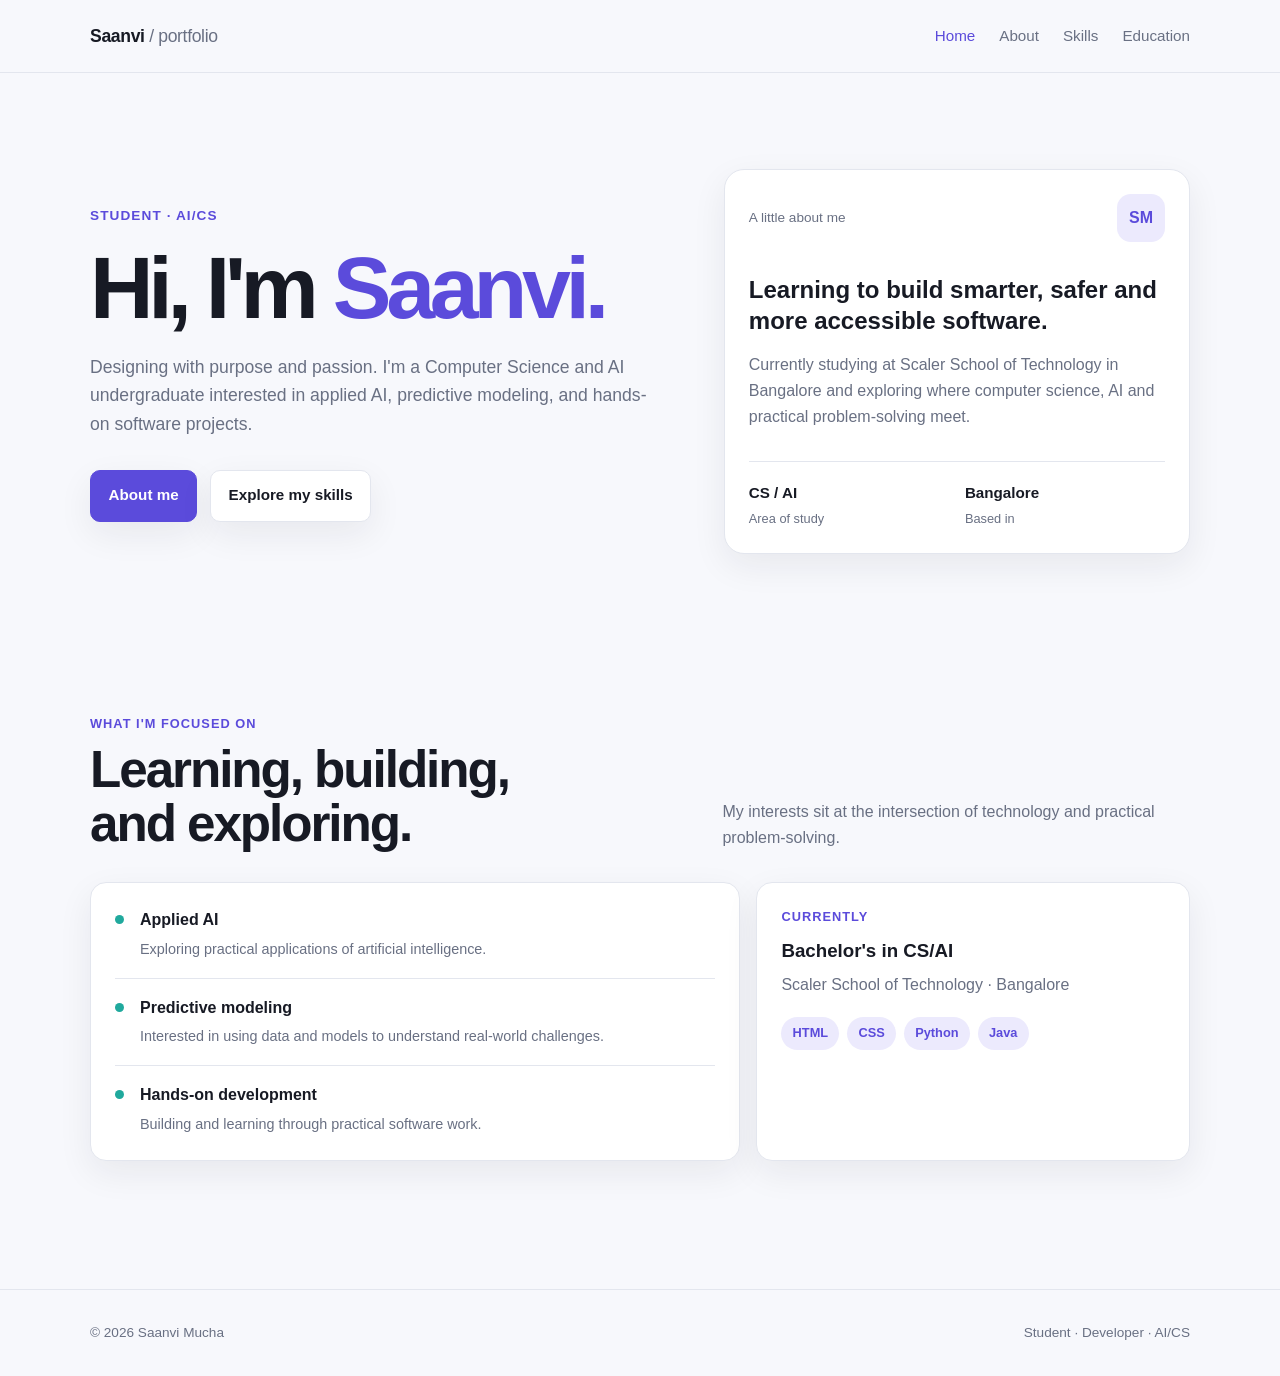
<file: index.html>
<!DOCTYPE html>
<html lang="en">

<head>
    <meta charset="UTF-8">
    <meta name="viewport" content="width=device-width, initial-scale=1.0">

    <meta name="description"
        content="Saanvi Mucha - student, developer and AI/CS undergraduate portfolio.">

    <title>Saanvi - Home</title>

    <link rel="stylesheet" href="style.css">
</head>

<body>
        <header class="navbar">

            <div class="container nav-content">

                <a class="logo" href="index.html">
                    Saanvi <span>/ portfolio</span>
                </a>

                <nav class="nav-links">
                    <a class="active" href="index.html">Home</a>
                    <a href="about.html">About</a>
                    <a href="skills.html">Skills</a>
                    <a href="education.html">Education</a>
                </nav>

            </div>

        </header>

        <main>

            <section class="intro">

                <div class="container intro-content">

                    <div class="intro-text">

                        <div class="eyebrow">
                            Student · AI/CS
                        </div>

                        <h1>
                            Hi, I'm <span>Saanvi.</span>
                        </h1>

                        <p class="lead">
                            Designing with purpose and passion. I'm a Computer Science
                            and AI undergraduate interested in applied AI,
                            predictive modeling, and hands-on software projects.
                        </p>

                        <div class="actions">

                            <a class="btn primary" href="about.html">
                                About me
                            </a>

                            <a class="btn" href="skills.html">
                                Explore my skills
                            </a>

                        </div>

                    </div>

                    <div class="intro-card">

                        <div class="card-top">

                            <span class="card-label">
                                A little about me
                            </span>

                            <div class="initials">
                                SM
                            </div>

                        </div>

                        <div class="card-content">

                            <h2>
                                Learning to build smarter, safer and more accessible software.
                            </h2>

                            <p>
                                Currently studying at Scaler School of Technology in Bangalore
                                and exploring where computer science, AI and practical
                                problem-solving meet.
                            </p>

                        </div>

                        <div class="card-info">

                            <div class="info-item">
                                <strong>CS / AI</strong>
                                <span>Area of study</span>
                            </div>

                            <div class="info-item">
                                <strong>Bangalore</strong>
                                <span>Based in</span>
                            </div>

                        </div>

                    </div>

                </div>

            </section>


            <section class="section">

                <div class="container">

                    <div class="section-header">

                        <div>

                            <div class="small-heading">
                                What I'm focused on
                            </div>

                            <h2 class="section-heading">
                                Learning, building,<br>
                                and exploring.
                            </h2>

                        </div>

                        <p class="section-description">
                            My interests sit at the intersection of technology
                            and practical problem-solving.
                        </p>

                    </div>


                    <div class="home-content">

                        <div class="card interest-list">

                            <div class="interest-item">

                                <i class="interest-dot"></i>

                                <div>
                                    <strong>Applied AI</strong>

                                    <span>
                                        Exploring practical applications of artificial intelligence.
                                    </span>
                                </div>

                            </div>


                            <div class="interest-item">

                                <i class="interest-dot"></i>

                                <div>
                                    <strong>Predictive modeling</strong>

                                    <span>
                                        Interested in using data and models to understand
                                        real-world challenges.
                                    </span>
                                </div>

                            </div>


                            <div class="interest-item">

                                <i class="interest-dot"></i>

                                <div>
                                    <strong>Hands-on development</strong>

                                    <span>
                                        Building and learning through practical software work.
                                    </span>
                                </div>

                            </div>

                        </div>


                        <div class="card">

                            <div class="small-label">
                                Currently
                            </div>

                            <h3 class="current-heading">
                                Bachelor's in CS/AI
                            </h3>

                            <p>
                                Scaler School of Technology · Bangalore
                            </p>

                            <div class="skill-tags">

                                <span class="skill-tag">HTML</span>
                                <span class="skill-tag">CSS</span>
                                <span class="skill-tag">Python</span>
                                <span class="skill-tag">Java</span>

                            </div>

                        </div>

                    </div>

                </div>

            </section>

        </main>


        <footer class="footer">

            <div class="container footer-content">

                <span>
                    © 2026 Saanvi Mucha
                </span>

                <span>
                    Student · Developer · AI/CS
                </span>

            </div>

        </footer>

    </div>

</body>

</html>
</file>
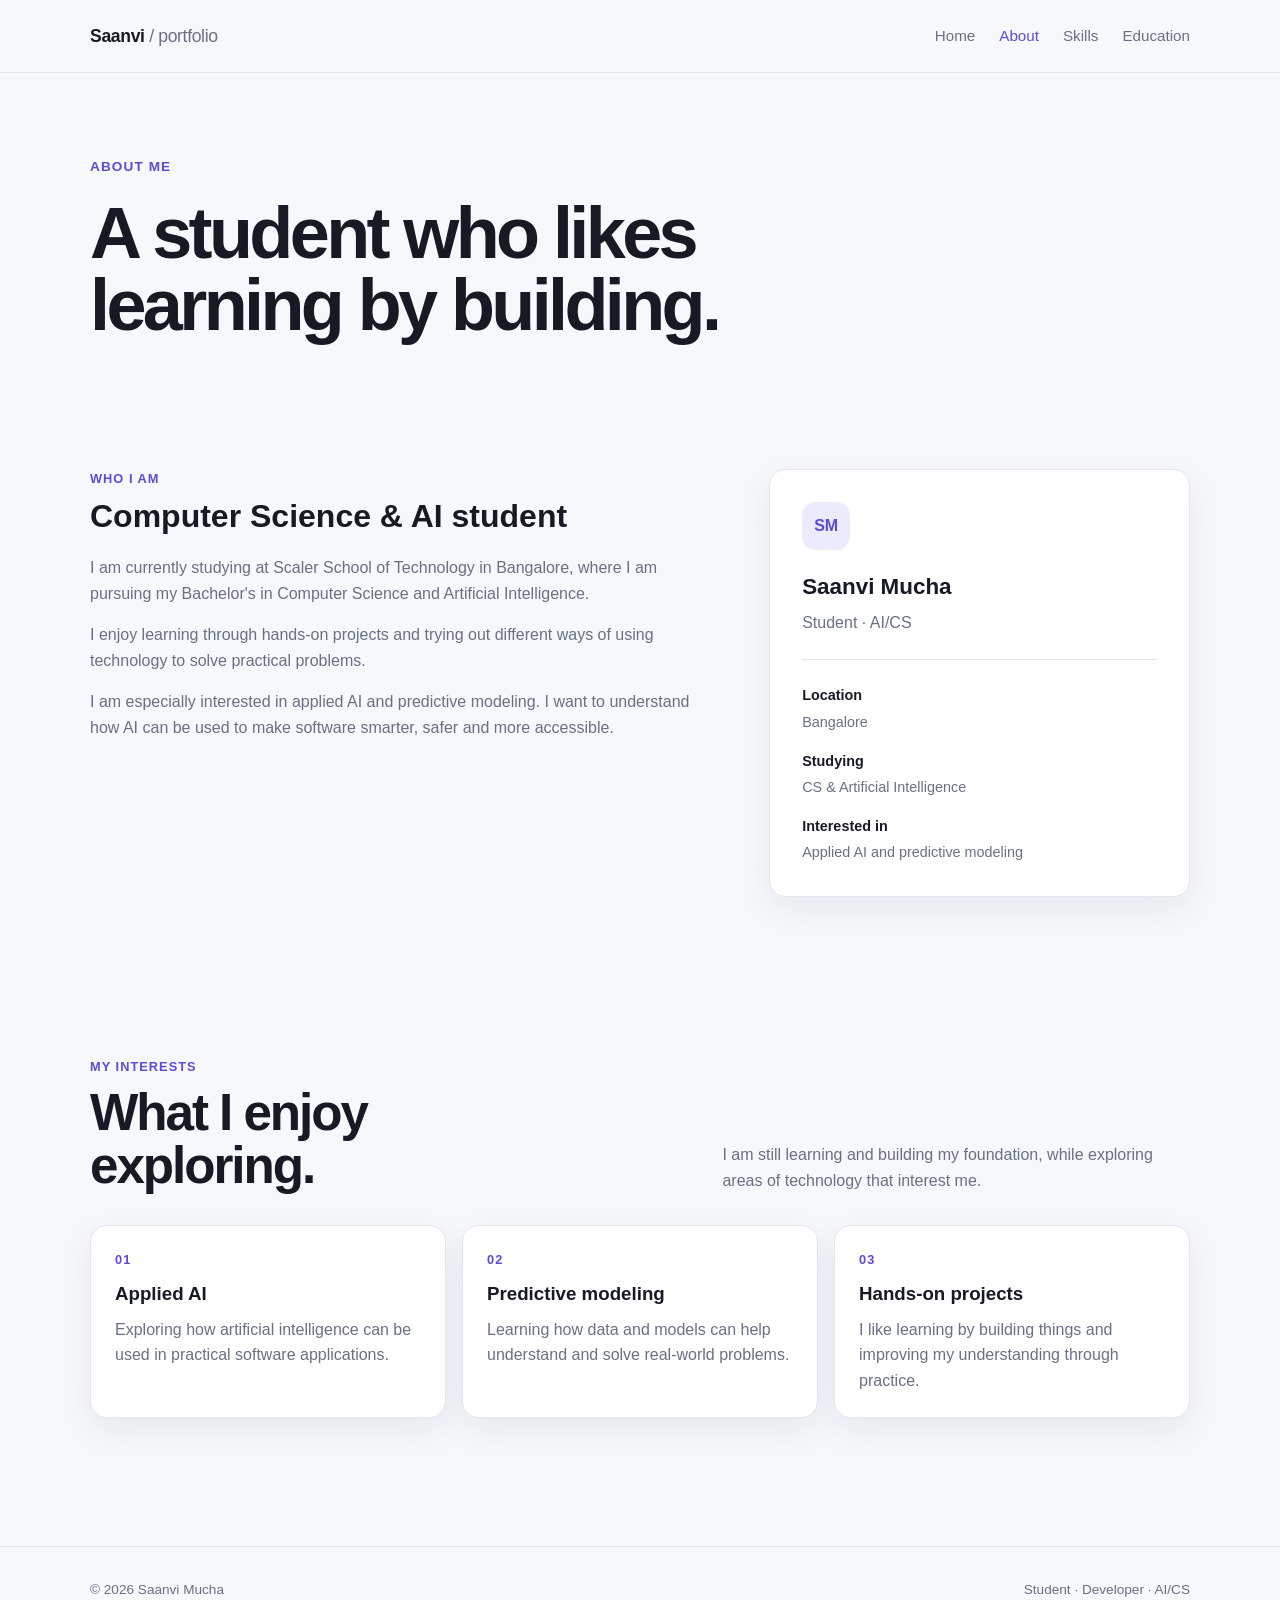
<file: about.html>
<!DOCTYPE html>
<html lang="en">

<head>
    <meta charset="UTF-8">
    <meta name="viewport" content="width=device-width, initial-scale=1.0">

    <meta name="description"
        content="About Saanvi Mucha - Computer Science and AI student.">

    <title>Saanvi - About</title>

    <link rel="stylesheet" href="style.css">
</head>

<body>

        <header class="navbar">

            <div class="container nav-content">

                <a class="logo" href="index.html">
                    Saanvi <span>/ portfolio</span>
                </a>

                <nav class="nav-links">
                    <a href="index.html">Home</a>
                    <a class="active" href="about.html">About</a>
                    <a href="skills.html">Skills</a>
                    <a href="education.html">Education</a>
                </nav>

            </div>

        </header>


        <main>

            <section class="page-intro">

                <div class="container">

                    <div class="eyebrow">
                        About me
                    </div>

                    <h1>
                        A student who likes<br>
                        learning by building.
                    </h1>

                </div>

            </section>


            <section class="section">

                <div class="container about-content">


                    <div class="about-text">

                        <div class="small-heading">
                            Who I am
                        </div>

                        <h2>
                            Computer Science & AI student
                        </h2>

                        <p>
                            I am currently studying at Scaler School of Technology
                            in Bangalore, where I am pursuing my Bachelor's in
                            Computer Science and Artificial Intelligence.
                        </p>

                        <p>
                            I enjoy learning through hands-on projects and trying
                            out different ways of using technology to solve
                            practical problems.
                        </p>

                        <p>
                            I am especially interested in applied AI and
                            predictive modeling. I want to understand how AI can
                            be used to make software smarter, safer and more
                            accessible.
                        </p>

                    </div>


                    <div class="about-card card">

                        <div class="initials about-initials">
                            SM
                        </div>

                        <h3>
                            Saanvi Mucha
                        </h3>

                        <p>
                            Student · AI/CS
                        </p>

                        <div class="about-details">

                            <div>
                                <strong>Location</strong>
                                <span>Bangalore</span>
                            </div>

                            <div>
                                <strong>Studying</strong>
                                <span>CS & Artificial Intelligence</span>
                            </div>

                            <div>
                                <strong>Interested in</strong>
                                <span>Applied AI and predictive modeling</span>
                            </div>

                        </div>

                    </div>

                </div>

            </section>


            <section class="section">

                <div class="container">

                    <div class="section-header">

                        <div>

                            <div class="small-heading">
                                My interests
                            </div>

                            <h2 class="section-heading">
                                What I enjoy<br>
                                exploring.
                            </h2>

                        </div>

                        <p class="section-description">
                            I am still learning and building my foundation,
                            while exploring areas of technology that interest me.
                        </p>

                    </div>


                    <div class="interest-cards">

                        <div class="card">
                            <div class="small-label">01</div>

                            <h3>
                                Applied AI
                            </h3>

                            <p>
                                Exploring how artificial intelligence can be
                                used in practical software applications.
                            </p>
                        </div>


                        <div class="card">
                            <div class="small-label">02</div>

                            <h3>
                                Predictive modeling
                            </h3>

                            <p>
                                Learning how data and models can help understand
                                and solve real-world problems.
                            </p>
                        </div>


                        <div class="card">
                            <div class="small-label">03</div>

                            <h3>
                                Hands-on projects
                            </h3>

                            <p>
                                I like learning by building things and improving
                                my understanding through practice.
                            </p>
                        </div>

                    </div>

                </div>

            </section>

        </main>


        <footer class="footer">

            <div class="container footer-content">

                <span>
                    © 2026 Saanvi Mucha
                </span>

                <span>
                    Student · Developer · AI/CS
                </span>

            </div>

        </footer>

    </div>

</body>

</html>
</file>
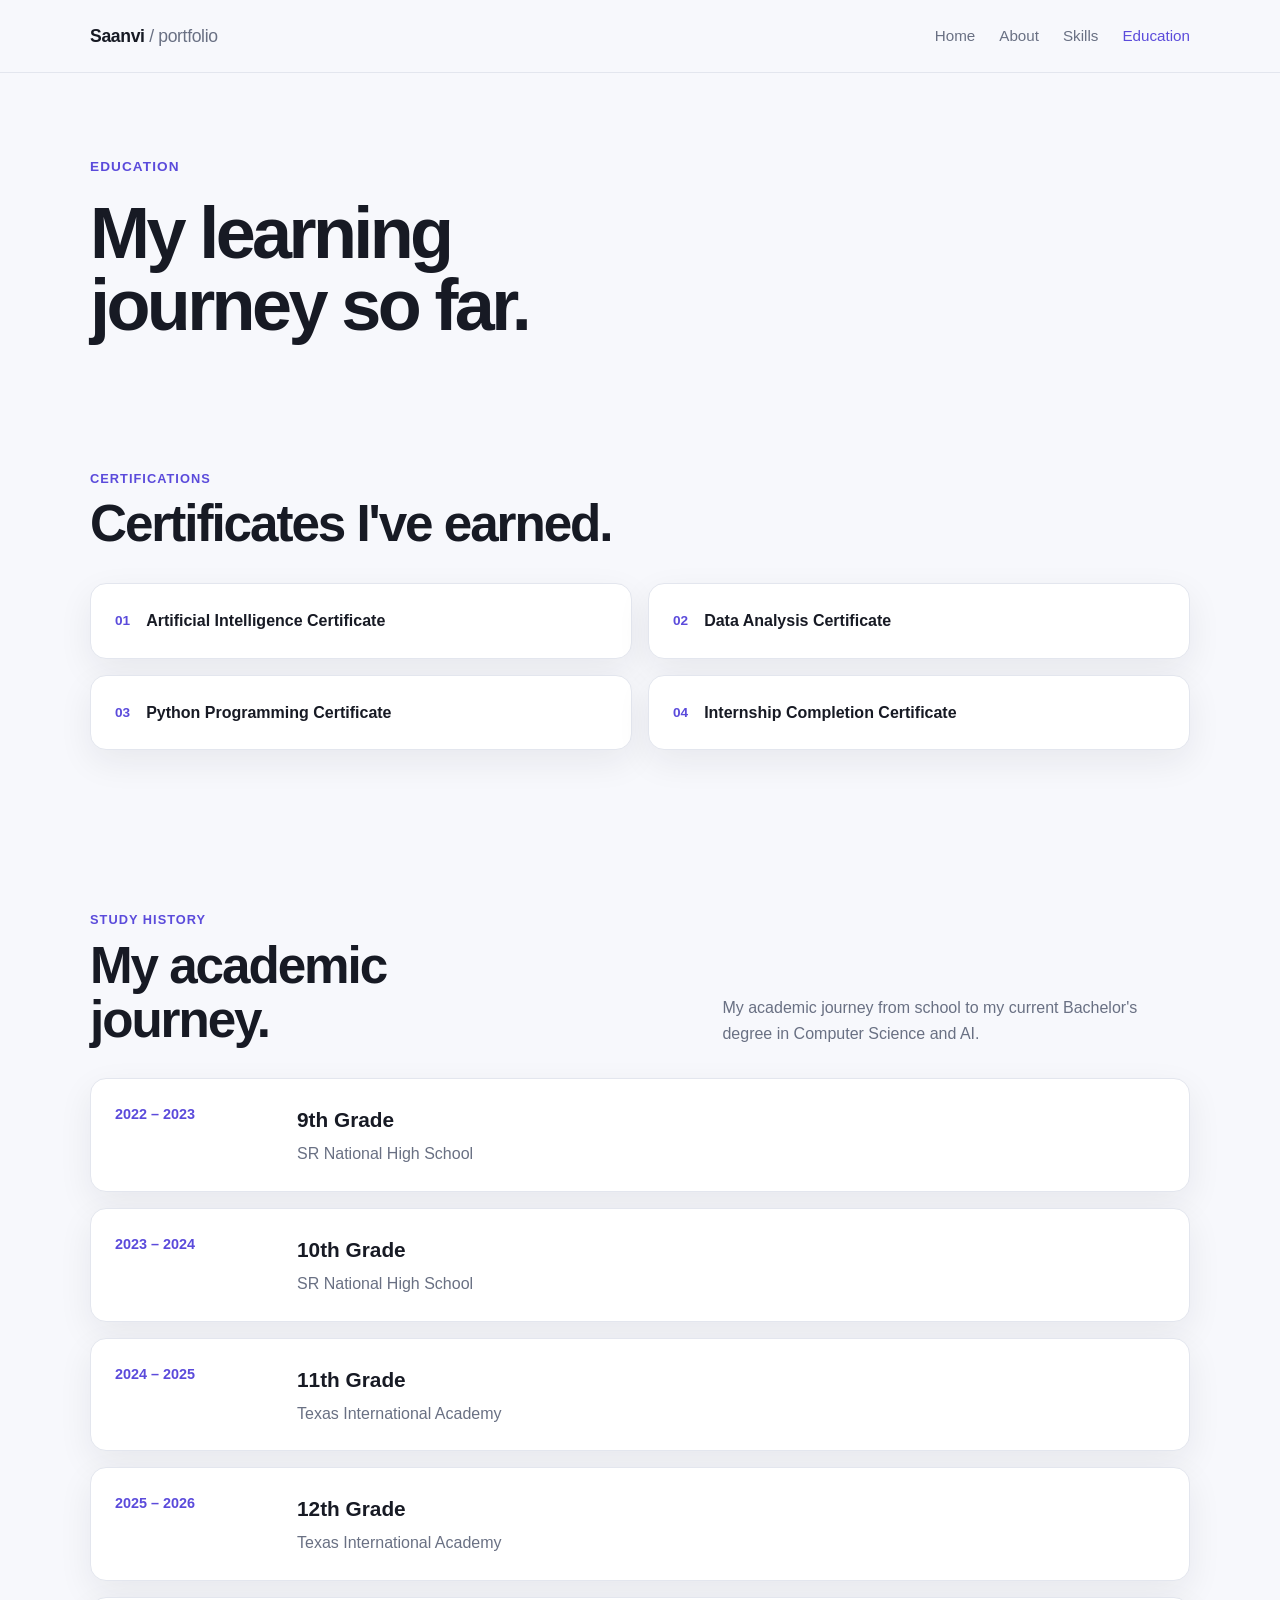
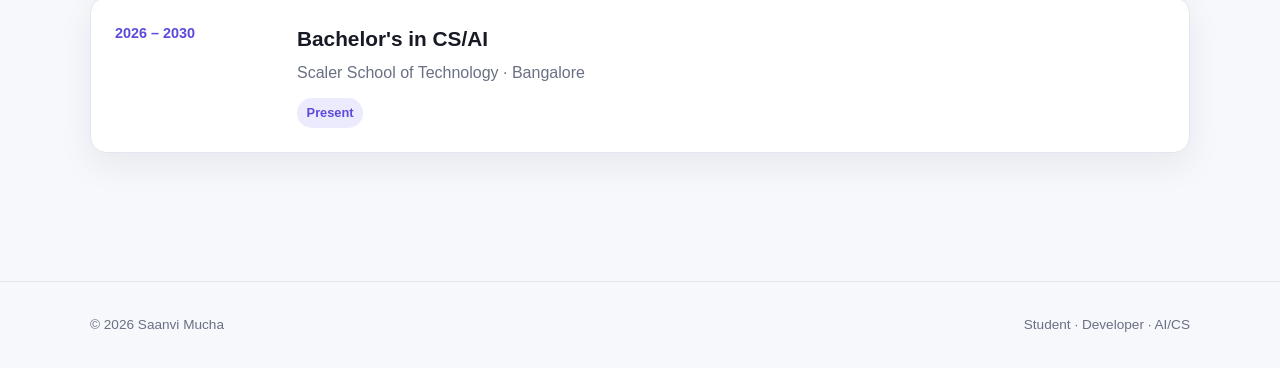
<file: education.html>
<!DOCTYPE html>
<html lang="en">

<head>
    <meta charset="UTF-8">
    <meta name="viewport" content="width=device-width, initial-scale=1.0">

    <meta name="description"
        content="Saanvi Mucha - education and certifications.">

    <title>Saanvi - Education</title>

    <link rel="stylesheet" href="style.css">
</head>

<body>
        <header class="navbar">

            <div class="container nav-content">

                <a class="logo" href="index.html">
                    Saanvi <span>/ portfolio</span>
                </a>

                <nav class="nav-links">
                    <a href="index.html">Home</a>
                    <a href="about.html">About</a>
                    <a href="skills.html">Skills</a>
                    <a class="active" href="education.html">Education</a>
                </nav>
            </div>

        </header>


        <main>

            <section class="page-intro">

                <div class="container">

                    <div class="eyebrow">
                        Education
                    </div>

                    <h1>
                        My learning<br>
                        journey so far.
                    </h1>

                </div>

            </section>


            <section class="section">

                <div class="container">

                    <div class="small-heading">
                        Certifications
                    </div>

                    <h2 class="section-heading">
                        Certificates I've earned.
                    </h2>

                    <div class="certificate-list">

                        <div class="card certificate-item">

                            <span>01</span>

                            <h3>
                                Artificial Intelligence Certificate
                            </h3>

                        </div>


                        <div class="card certificate-item">

                            <span>02</span>

                            <h3>
                                Data Analysis Certificate
                            </h3>

                        </div>


                        <div class="card certificate-item">

                            <span>03</span>

                            <h3>
                                Python Programming Certificate
                            </h3>

                        </div>


                        <div class="card certificate-item">

                            <span>04</span>

                            <h3>
                                Internship Completion Certificate
                            </h3>

                        </div>

                    </div>

                </div>

            </section>



            <section class="section">

                <div class="container">

                    <div class="section-header">

                        <div>

                            <div class="small-heading">
                                Study history
                            </div>

                            <h2 class="section-heading">
                                My academic<br>
                                journey.
                            </h2>

                        </div>

                        <p class="section-description">
                            My academic journey from school to my current
                            Bachelor's degree in Computer Science and AI.
                        </p>

                    </div>


                    <div class="education-list">


                        <div class="card education-item">

                            <div class="education-year">
                                2022 – 2023
                            </div>

                            <div>

                                <h3>
                                    9th Grade
                                </h3>

                                <p>
                                    SR National High School
                                </p>

                            </div>

                        </div>


                        <div class="card education-item">

                            <div class="education-year">
                                2023 – 2024
                            </div>

                            <div>

                                <h3>
                                    10th Grade
                                </h3>

                                <p>
                                    SR National High School
                                </p>

                            </div>

                        </div>


                        <div class="card education-item">

                            <div class="education-year">
                                2024 – 2025
                            </div>

                            <div>

                                <h3>
                                    11th Grade
                                </h3>

                                <p>
                                    Texas International Academy
                                </p>

                            </div>

                        </div>


                        <div class="card education-item">

                            <div class="education-year">
                                2025 – 2026
                            </div>

                            <div>

                                <h3>
                                    12th Grade
                                </h3>

                                <p>
                                    Texas International Academy
                                </p>

                            </div>

                        </div>


                        <div class="card education-item">

                            <div class="education-year">
                                2026 – 2030
                            </div>

                            <div>

                                <h3>
                                    Bachelor's in CS/AI
                                </h3>

                                <p>
                                    Scaler School of Technology · Bangalore
                                </p>

                                <span class="education-status">
                                    Present
                                </span>

                            </div>

                        </div>


                    </div>

                </div>

            </section>

        </main>


        <footer class="footer">

            <div class="container footer-content">

                <span>
                    © 2026 Saanvi Mucha
                </span>

                <span>
                    Student · Developer · AI/CS
                </span>

            </div>

        </footer>

    </div>

</body>

</html>
</file>
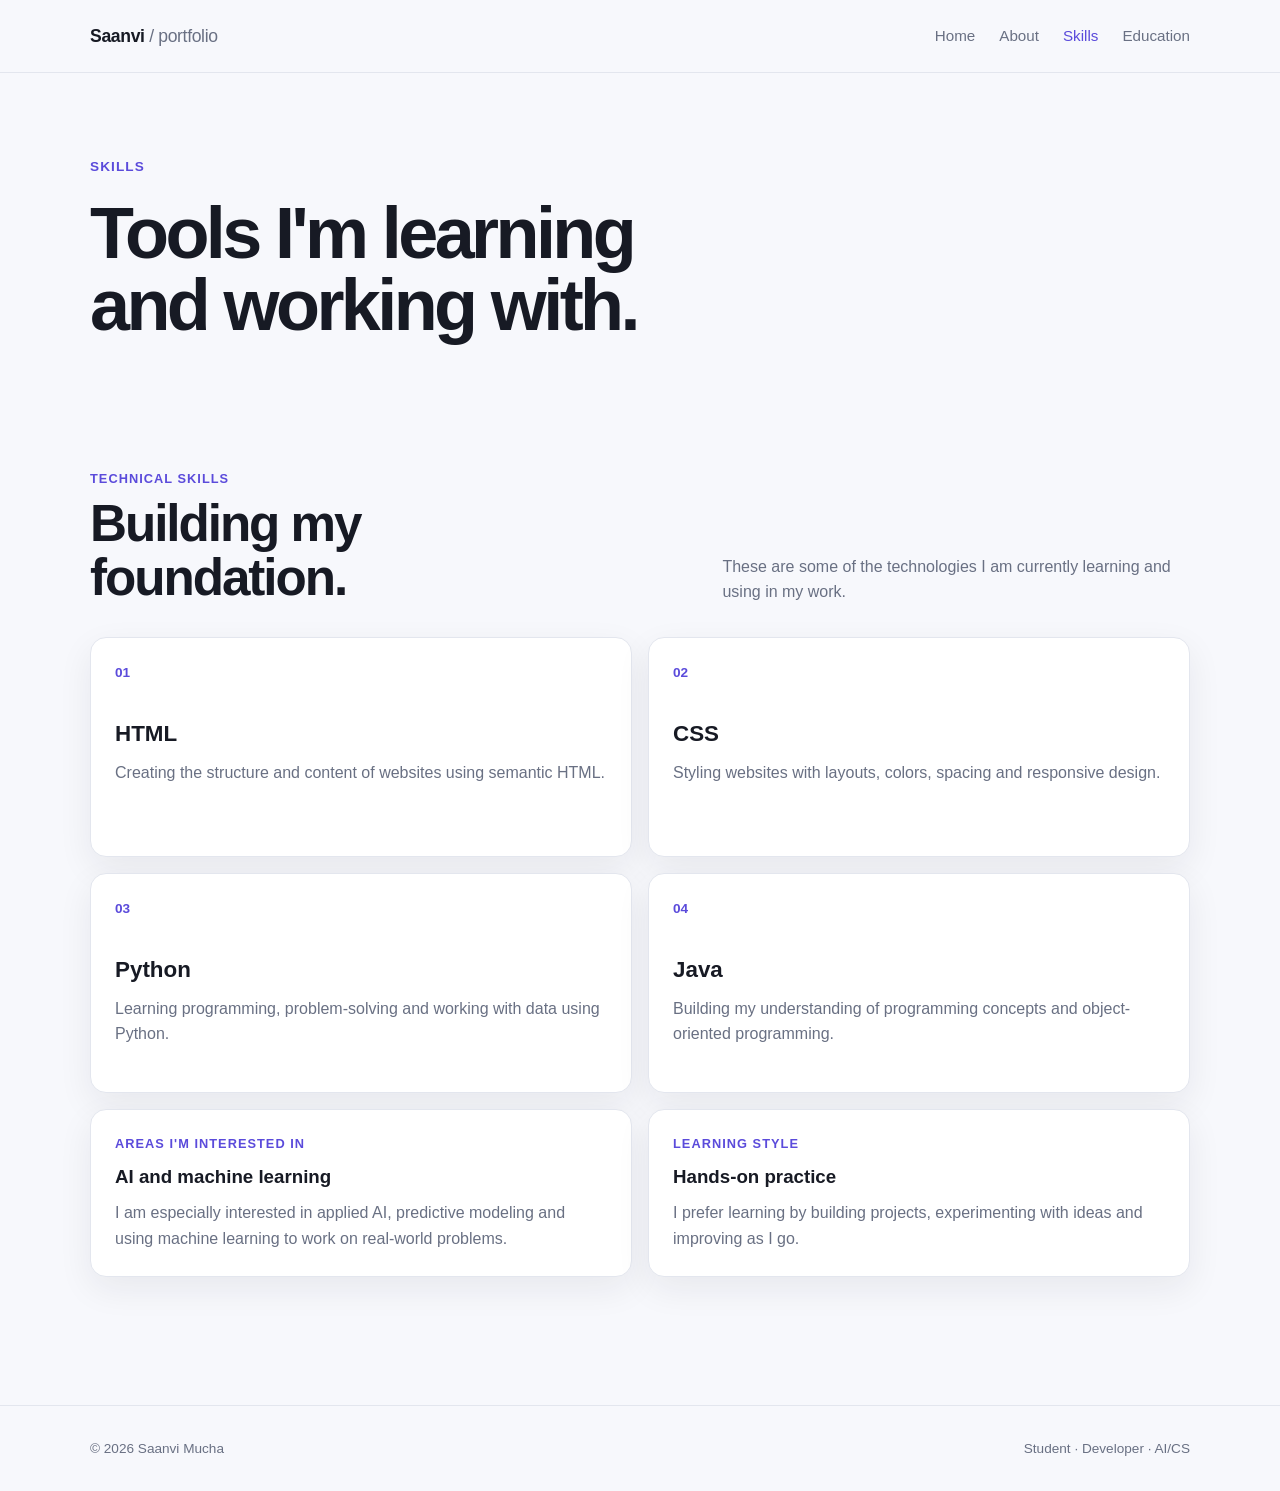
<file: skills.html>
<!DOCTYPE html>
<html lang="en">

<head>
    <meta charset="UTF-8">
    <meta name="viewport" content="width=device-width, initial-scale=1.0">

    <meta name="description"
        content="Saanvi Mucha - programming and technical skills.">

    <title>Saanvi - Skills</title>

    <link rel="stylesheet" href="style.css">
</head>

<body>

        <header class="navbar">

            <div class="container nav-content">

                <a class="logo" href="index.html">
                    Saanvi <span>/ portfolio</span>
                </a>

                <nav class="nav-links">
                    <a href="index.html">Home</a>
                    <a href="about.html">About</a>
                    <a class="active" href="skills.html">Skills</a>
                    <a href="education.html">Education</a>
                </nav>
            </div>

        </header>


        <main>

            <section class="page-intro">

                <div class="container">

                    <div class="eyebrow">
                        Skills
                    </div>

                    <h1>
                        Tools I'm learning<br>
                        and working with.
                    </h1>

                </div>

            </section>


            <section class="section">

                <div class="container">

                    <div class="section-header">

                        <div>

                            <div class="small-heading">
                                Technical skills
                            </div>

                            <h2 class="section-heading">
                                Building my<br>
                                foundation.
                            </h2>

                        </div>

                        <p class="section-description">
                            These are some of the technologies I am currently
                            learning and using in my work.
                        </p>

                    </div>


                    <div class="skill-cards">

                        <div class="card skill-item">

                            <div class="skill-number">
                                01
                            </div>

                            <h3>
                                HTML
                            </h3>

                            <p>
                                Creating the structure and content of websites
                                using semantic HTML.
                            </p>

                        </div>


                        <div class="card skill-item">

                            <div class="skill-number">
                                02
                            </div>

                            <h3>
                                CSS
                            </h3>

                            <p>
                                Styling websites with layouts, colors, spacing
                                and responsive design.
                            </p>

                        </div>


                        <div class="card skill-item">

                            <div class="skill-number">
                                03
                            </div>

                            <h3>
                                Python
                            </h3>

                            <p>
                                Learning programming, problem-solving and
                                working with data using Python.
                            </p>

                        </div>


                        <div class="card skill-item">

                            <div class="skill-number">
                                04
                            </div>

                            <h3>
                                Java
                            </h3>

                            <p>
                                Building my understanding of programming
                                concepts and object-oriented programming.
                            </p>

                        </div>

                    </div>


                    <div class="skill-bottom">

                        <div class="card">

                            <div class="small-label">
                                Areas I'm interested in
                            </div>

                            <h3>
                                AI and machine learning
                            </h3>

                            <p>
                                I am especially interested in applied AI,
                                predictive modeling and using machine learning
                                to work on real-world problems.
                            </p>

                        </div>


                        <div class="card">

                            <div class="small-label">
                                Learning style
                            </div>

                            <h3>
                                Hands-on practice
                            </h3>

                            <p>
                                I prefer learning by building projects,
                                experimenting with ideas and improving as I go.
                            </p>

                        </div>

                    </div>

                </div>

            </section>

        </main>


        <footer class="footer">

            <div class="container footer-content">

                <span>
                    © 2026 Saanvi Mucha
                </span>

                <span>
                    Student · Developer · AI/CS
                </span>

            </div>

        </footer>

    </div>
 
</body>

</html>
</file>
<file: style.css>
:root {
    --background: #f7f8fc;
    --surface: #ffffff;
    --light-surface: #f1f3f8;

    --text: #171a24;
    --muted: #697083;
    --border: #e3e6ee;

    --purple: #5b4bdb;
    --pink: #e65b91;
    --teal: #20a99d;

    --soft-purple: #eceafd;

    --shadow: 0 12px 35px rgba(25, 29, 45, 0.07);
}



#dark:checked ~ .site {
    --background: #0d1018;
    --surface: #151923;
    --light-surface: #1c202c;

    --text: #f3f4f8;
    --muted: #a5abba;
    --border: #292e3b;

    --soft-purple: #25213f;

    --shadow: 0 12px 35px rgba(0, 0, 0, 0.2);
}


* {
    box-sizing: border-box;
    margin: 0;
    padding: 0;
}


html {
    scroll-behavior: smooth;
}


body {
    font-family: Arial, Helvetica, sans-serif;
    background: var(--background);
    color: var(--text);
    line-height: 1.6;
}


a {
    color: inherit;
    text-decoration: none;
}


img {
    max-width: 100%;
    display: block;
}



.site {
    min-height: 100vh;
    background: var(--background);
    color: var(--text);
    transition: background 0.2s ease, color 0.2s ease;
}



.container {
    width: min(1100px, 90%);
    margin: 0 auto;
}



.navbar {
    position: sticky;
    top: 0;
    z-index: 10;

    background: var(--background);
    border-bottom: 1px solid var(--border);

    backdrop-filter: blur(12px);
}


.nav-content {
    min-height: 72px;

    display: flex;
    align-items: center;
    justify-content: space-between;

    gap: 2rem;
}


.logo {
    font-size: 1.1rem;
    font-weight: 700;
    letter-spacing: -0.02em;
}


.logo span {
    color: var(--muted);
    font-weight: 400;
}


.nav-links {
    display: flex;
    align-items: center;
    gap: 1.5rem;
}


.nav-links a {
    color: var(--muted);
    font-size: 0.95rem;
    transition: color 0.2s ease;
}


.nav-links a:hover,
.nav-links a.active {
    color: var(--purple);
}


.theme-switch label {
    cursor: pointer;
    color: var(--muted);
    font-size: 0.9rem;
}


.theme-switch .light {
    display: none;
}


#dark:checked ~ .site .theme-switch .dark {
    display: none;
}


#dark:checked ~ .site .theme-switch .light {
    display: inline;
}



.intro {
    padding: 6rem 0 5rem;
}


.intro-content {
    display: grid;
    grid-template-columns: 1.1fr 0.9fr;
    align-items: center;
    gap: 4rem;
}


.eyebrow {
    display: inline-block;

    margin-bottom: 1.2rem;

    color: var(--purple);
    font-size: 0.85rem;
    font-weight: 700;
    letter-spacing: 0.08em;
    text-transform: uppercase;
}


.intro-text h1 {
    max-width: 650px;

    font-size: clamp(3rem, 7vw, 5.5rem);
    line-height: 0.95;
    letter-spacing: -0.06em;
}


.intro-text h1 span {
    color: var(--purple);
}


.lead {
    max-width: 650px;
    margin-top: 1.5rem;

    color: var(--muted);
    font-size: 1.1rem;
}


.actions {
    display: flex;
    flex-wrap: wrap;
    gap: 0.8rem;

    margin-top: 2rem;
}


.btn {
    display: inline-block;

    padding: 0.8rem 1.1rem;

    border: 1px solid var(--border);
    border-radius: 10px;

    background: var(--surface);

    font-size: 0.95rem;
    font-weight: 600;

    box-shadow: var(--shadow);
}


.btn.primary {
    background: var(--purple);
    border-color: var(--purple);
    color: white;
}



.intro-card {
    padding: 1.5rem;

    border: 1px solid var(--border);
    border-radius: 20px;

    background: var(--surface);
    box-shadow: var(--shadow);
}


.card-top {
    display: flex;
    align-items: center;
    justify-content: space-between;
}


.card-label {
    color: var(--muted);
    font-size: 0.85rem;
}


.initials {
    width: 48px;
    height: 48px;

    display: grid;
    place-items: center;

    border-radius: 14px;

    background: var(--soft-purple);
    color: var(--purple);

    font-weight: 700;
}


.card-content {
    margin-top: 2rem;
}


.card-content h2 {
    font-size: 1.5rem;
    line-height: 1.3;
}


.card-content p {
    margin-top: 1rem;
    color: var(--muted);
}


.card-info {
    display: grid;
    grid-template-columns: 1fr 1fr;

    gap: 1rem;

    margin-top: 2rem;
    padding-top: 1.2rem;

    border-top: 1px solid var(--border);
}


.info-item {
    display: flex;
    flex-direction: column;
    gap: 0.2rem;
}


.info-item strong {
    font-size: 0.95rem;
}


.info-item span {
    color: var(--muted);
    font-size: 0.8rem;
}


/* General sections */
.section {
    padding: 5rem 0;
}


.section-header {
    display: grid;
    grid-template-columns: 1fr 0.8fr;

    gap: 3rem;
    align-items: end;

    margin-bottom: 2rem;
}


.small-heading,
.small-label {
    margin-bottom: 0.5rem;

    color: var(--purple);

    font-size: 0.8rem;
    font-weight: 700;
    letter-spacing: 0.08em;
    text-transform: uppercase;
}


.section-heading {
    font-size: clamp(2rem, 4vw, 3.2rem);
    line-height: 1.05;
    letter-spacing: -0.04em;
}


.section-description {
    color: var(--muted);
}



.home-content {
    display: grid;
    grid-template-columns: 1.2fr 0.8fr;
    gap: 1rem;
}


.card {
    padding: 1.5rem;

    border: 1px solid var(--border);
    border-radius: 16px;

    background: var(--surface);
    box-shadow: var(--shadow);
}


.interest-list {
    display: grid;
    gap: 1rem;
}


.interest-item {
    display: flex;
    gap: 1rem;
    align-items: flex-start;

    padding-bottom: 1rem;

    border-bottom: 1px solid var(--border);
}


.interest-item:last-child {
    padding-bottom: 0;
    border-bottom: none;
}


.interest-dot {
    width: 9px;
    height: 9px;

    flex-shrink: 0;

    margin-top: 0.5rem;

    border-radius: 50%;
    background: var(--teal);
}


.interest-item strong {
    display: block;
    margin-bottom: 0.2rem;
}


.interest-item span {
    color: var(--muted);
    font-size: 0.9rem;
}


.current-heading {
    margin-bottom: 0.4rem;
}


.card p {
    color: var(--muted);
}



.skill-tags {
    display: flex;
    flex-wrap: wrap;
    gap: 0.5rem;

    margin-top: 1.2rem;
}


.skill-tag {
    padding: 0.4rem 0.7rem;

    border-radius: 999px;

    background: var(--soft-purple);
    color: var(--purple);

    font-size: 0.8rem;
    font-weight: 600;
}


.footer {
    margin-top: 3rem;
    padding: 2rem 0;

    border-top: 1px solid var(--border);

    color: var(--muted);
    font-size: 0.85rem;
}


.footer-content {
    display: flex;
    justify-content: space-between;
    gap: 1rem;
}



@media (max-width: 800px) {

    .nav-content {
        flex-wrap: wrap;
        padding: 1rem 0;
    }


    .nav-links {
        order: 3;
        width: 100%;
        justify-content: center;
    }


    .intro {
        padding: 4rem 0;
    }


    .intro-content,
    .section-header,
    .home-content {
        grid-template-columns: 1fr;
    }


    .intro-text h1 {
        font-size: 3.5rem;
    }

}


@media (max-width: 600px) {

    .nav-links {
        gap: 0.8rem;
    }


    .nav-links a {
        font-size: 0.85rem;
    }


    .intro-text h1 {
        font-size: 3rem;
    }


    .footer-content {
        flex-direction: column;
    }

}


.page-intro {
    padding: 5rem 0 3rem;
}

.page-intro h1 {
    font-size: clamp(2.8rem, 6vw, 4.5rem);
    line-height: 1;
    letter-spacing: -0.05em;
}




.about-content {
    display: grid;
    grid-template-columns: 1.2fr 0.8fr;
    gap: 3rem;
    align-items: start;
}

.about-text h2 {
    margin-bottom: 1.2rem;

    font-size: 2rem;
    line-height: 1.2;
}

.about-text p {
    max-width: 650px;
    margin-bottom: 1rem;

    color: var(--muted);
}


.about-card {
    padding: 2rem;
}

.about-initials {
    margin-bottom: 1.2rem;
}

.about-card h3 {
    margin-bottom: 0.3rem;
    font-size: 1.4rem;
}

.about-card > p {
    color: var(--muted);
}


.about-details {
    display: grid;
    gap: 1rem;

    margin-top: 1.5rem;
    padding-top: 1.5rem;

    border-top: 1px solid var(--border);
}

.about-details div {
    display: flex;
    flex-direction: column;
    gap: 0.2rem;
}

.about-details strong {
    font-size: 0.9rem;
}

.about-details span {
    color: var(--muted);
    font-size: 0.9rem;
}




.interest-cards {
    display: grid;
    grid-template-columns: repeat(3, 1fr);
    gap: 1rem;
}

.interest-cards h3 {
    margin-bottom: 0.5rem;
}

.interest-cards p {
    color: var(--muted);
}



@media (max-width: 800px) {

    .about-content {
        grid-template-columns: 1fr;
    }

    .interest-cards {
        grid-template-columns: 1fr;
    }

}


.skill-cards {
    display: grid;
    grid-template-columns: repeat(2, 1fr);
    gap: 1rem;
}


.skill-item {
    min-height: 220px;
}


.skill-number {
    margin-bottom: 2rem;

    color: var(--purple);

    font-size: 0.85rem;
    font-weight: 700;
}


.skill-item h3 {
    margin-bottom: 0.5rem;

    font-size: 1.4rem;
}


.skill-item p {
    color: var(--muted);
}


.skill-bottom {
    display: grid;
    grid-template-columns: 1fr 1fr;
    gap: 1rem;

    margin-top: 1rem;
}


.skill-bottom h3 {
    margin-bottom: 0.5rem;
}


.skill-bottom p {
    color: var(--muted);
}


@media (max-width: 800px) {

    .skill-cards,
    .skill-bottom {
        grid-template-columns: 1fr;
    }

}


.education-list {
    display: grid;
    gap: 1rem;
}

.education-item {
    display: grid;
    grid-template-columns: 150px 1fr;
    gap: 2rem;
    align-items: start;
}

.education-year {
    color: var(--purple);
    font-size: 0.9rem;
    font-weight: 700;
}

.education-item h3 {
    margin-bottom: 0.3rem;
    font-size: 1.3rem;
}

.education-item p {
    color: var(--muted);
}

.education-status {
    display: inline-block;
    margin-top: 0.8rem;
    padding: 0.3rem 0.6rem;

    border-radius: 999px;

    background: var(--soft-purple);
    color: var(--purple);

    font-size: 0.8rem;
    font-weight: 600;
}



.certificate-list {
    display: grid;
    grid-template-columns: 1fr 1fr;
    gap: 1rem;
    margin-top: 2rem;
}

.certificate-item {
    display: flex;
    gap: 1rem;
    align-items: center;
}

.certificate-item span {
    color: var(--purple);
    font-size: 0.85rem;
    font-weight: 700;
}

.certificate-item h3 {
    font-size: 1rem;
}



@media (max-width: 600px) {

    .education-item {
        grid-template-columns: 1fr;
        gap: 0.5rem;
    }

    .certificate-list {
        grid-template-columns: 1fr;
    }

}
</file>
